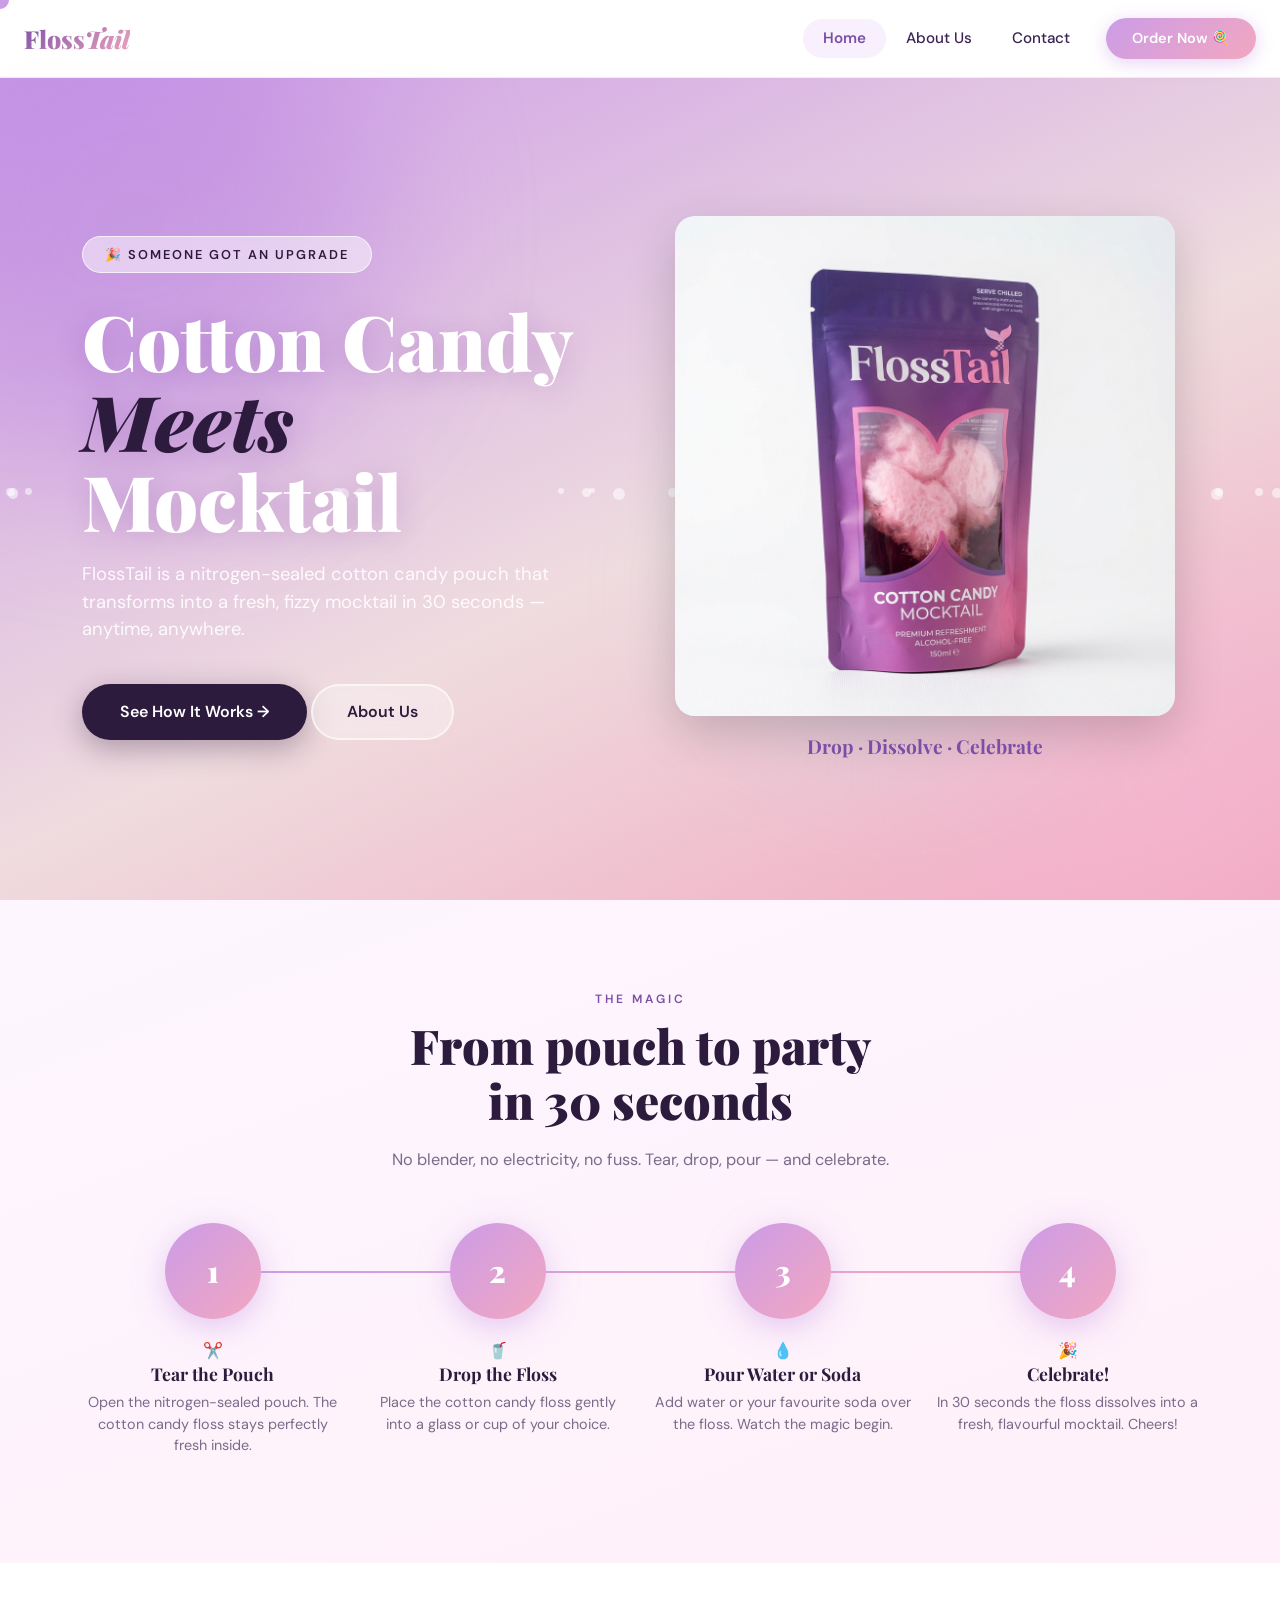
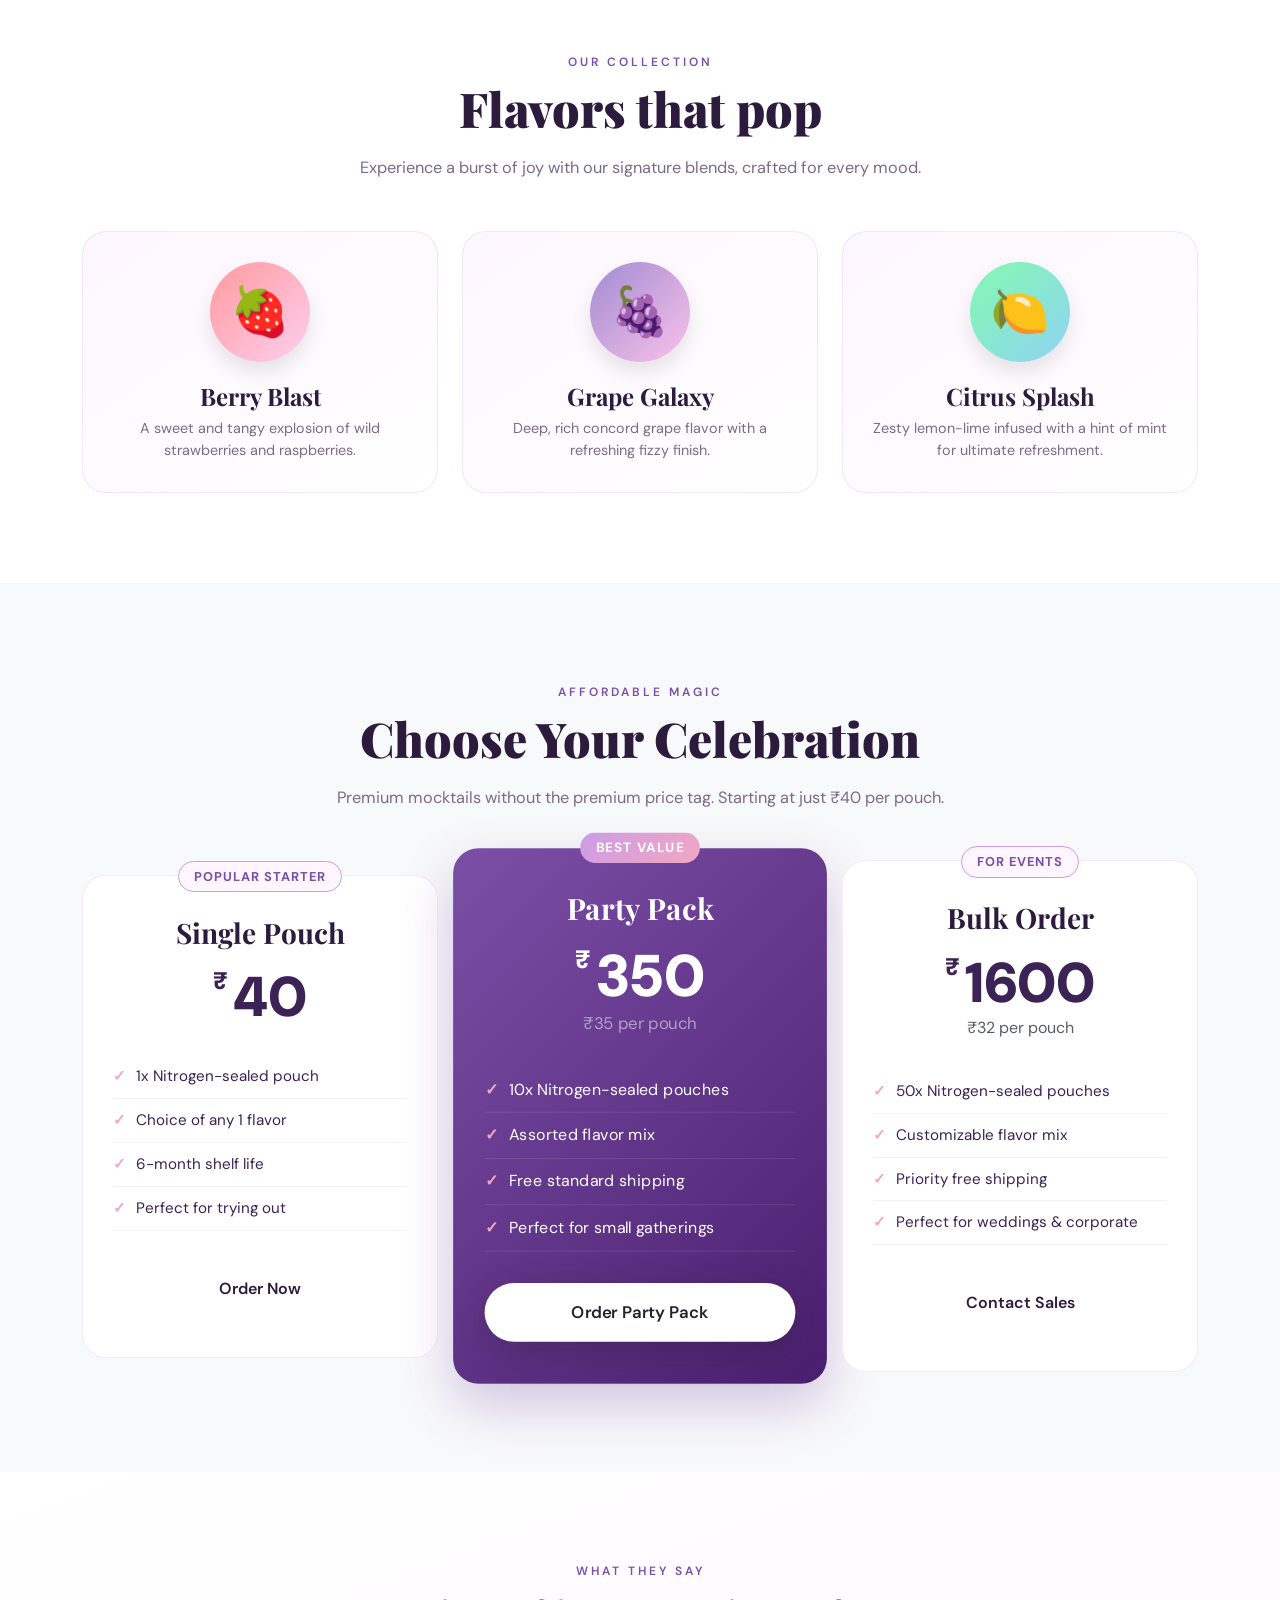
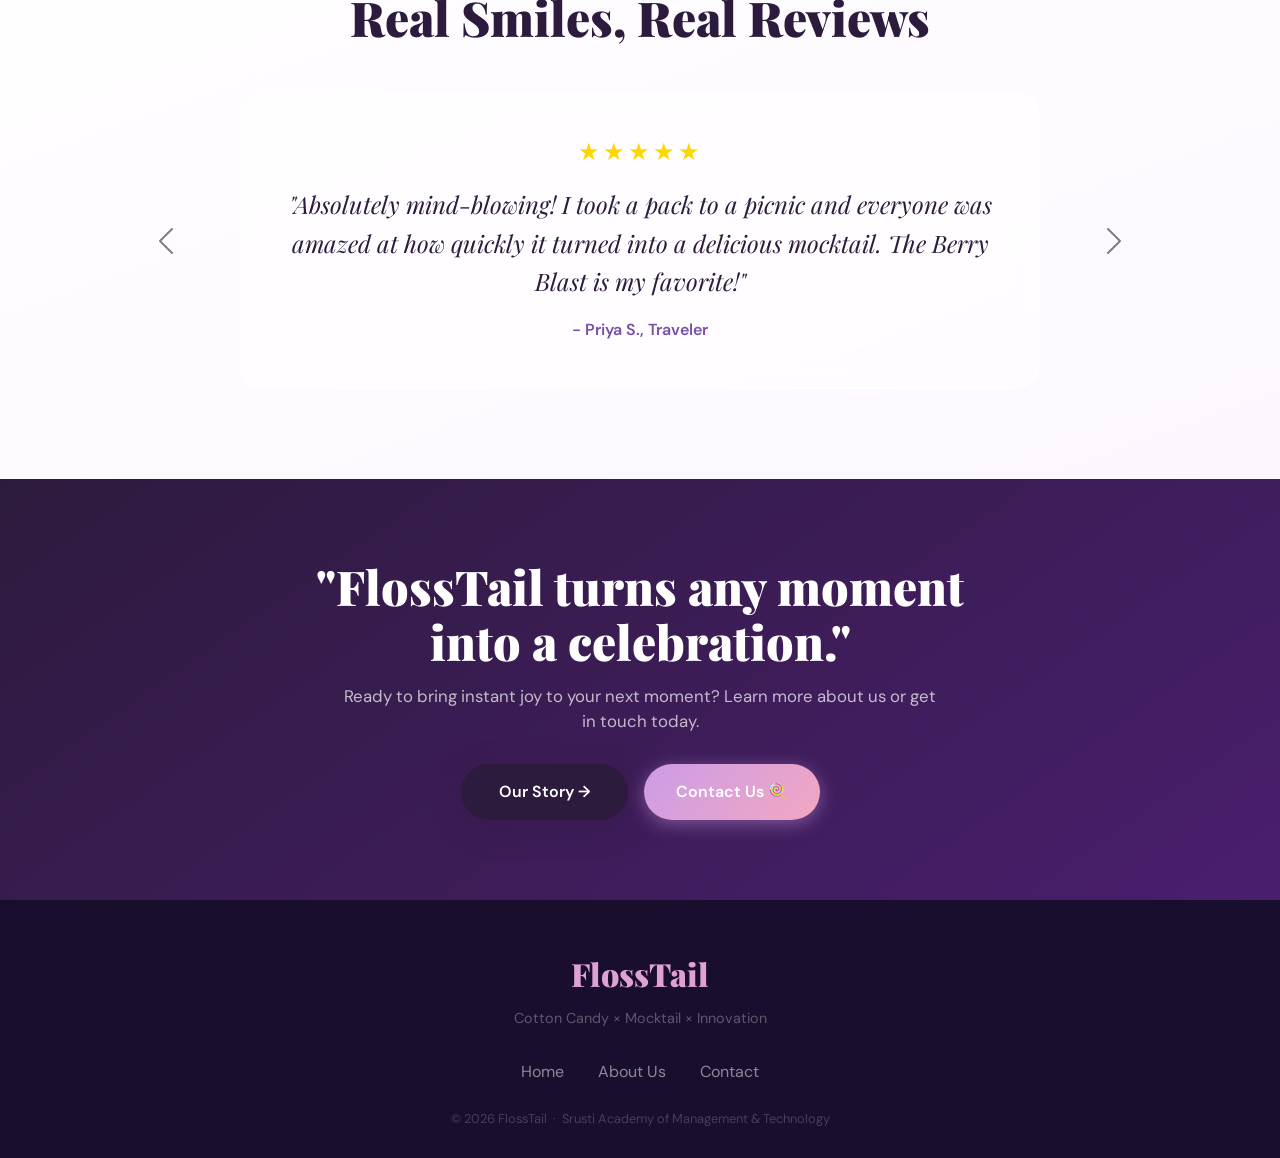
<file: index.html>
<!DOCTYPE html>
<html lang="en">
<head>
<meta charset="UTF-8">
<meta name="viewport" content="width=device-width, initial-scale=1.0">
<title>FlossTail — Someone Got An Upgrade</title>
<!-- Bootstrap 5 CSS -->
<link href="https://cdn.jsdelivr.net/npm/bootstrap@5.3.0/dist/css/bootstrap.min.css" rel="stylesheet">
<!-- Google Fonts -->
<link href="https://fonts.googleapis.com/css2?family=Playfair+Display:ital,wght@0,700;0,900;1,700&family=DM+Sans:wght@300;400;500;600&display=swap" rel="stylesheet">
<!-- Custom CSS -->
<link rel="stylesheet" href="css/style.css">
</head>
<body>

<div class="cursor" id="cursor"></div>
<div class="toast-message" id="toast">🎉 Message sent! We'll reply within 24 hours.</div>

<!-- ══ NAVBAR ══════════════════════════════════════ -->
<nav class="navbar navbar-expand-lg fixed-top" id="navbar">
  <div class="container-fluid px-4">
    <a class="navbar-brand nav-logo" href="#" onclick="showPage('home')">Floss<em>Tail</em></a>
    
    <!-- Hamburger Button for Mobile -->
    <button class="navbar-toggler custom-toggler" type="button" data-bs-toggle="collapse" data-bs-target="#navbarNav" aria-controls="navbarNav" aria-expanded="false" aria-label="Toggle navigation">
      <span class="navbar-toggler-icon"></span>
    </button>
    
    <div class="collapse navbar-collapse justify-content-end" id="navbarNav">
      <ul class="navbar-nav align-items-center nav-menu">
        <li class="nav-item">
          <a class="nav-link active" href="#" id="nav-home" onclick="showPage('home',event)">Home</a>
        </li>
        <li class="nav-item">
          <a class="nav-link" href="#" id="nav-about" onclick="showPage('about',event)">About Us</a>
        </li>
        <li class="nav-item">
          <a class="nav-link" href="#" id="nav-contact" onclick="showPage('contact',event)">Contact</a>
        </li>
        <li class="nav-item ms-lg-3 mt-3 mt-lg-0">
          <button class="nav-cta w-100" onclick="showPage('contact',null);setTimeout(()=>document.querySelector('.contact-form input').focus(),400)">Order Now 🍭</button>
        </li>
      </ul>
    </div>
  </div>
</nav>

<!-- ══ HOME PAGE ════════════════════════════════════ -->
<div class="page active" id="home">

  <div class="hero">
    <div class="blob b1"></div><div class="blob b2"></div><div class="blob b3"></div>
    <div class="particles" id="particles"></div>
    <div class="container position-relative z-2">
      <div class="row align-items-center">
        <!-- Hero Text -->
        <div class="col-lg-6 text-center text-lg-start mb-5 mb-lg-0">
          <div class="hero-badge">🎉 Someone Got An Upgrade</div>
          <h1 class="hero-title">Cotton Candy<br><em>Meets</em> Mocktail</h1>
          <p class="hero-sub mx-auto mx-lg-0">FlossTail is a nitrogen-sealed cotton candy pouch that transforms into a fresh, fizzy mocktail in 30 seconds — anytime, anywhere.</p>
          <div class="hero-btns justify-content-center justify-content-lg-start">
            <button class="btn-dark" onclick="document.querySelector('#home .how-sec').scrollIntoView({behavior:'smooth'})">See How It Works →</button>
            <button class="btn-ghost" onclick="showPage('about',null)">About Us</button>
          </div>
        </div>
        <!-- Hero Image (Product Mockup) -->
        <div class="col-lg-6 text-center">
          <div class="hero-visual">
            <img src="images/product-mockup.png" alt="FlossTail Premium Pouch Mockup" class="img-fluid product-mockup-img shadow-lg">
            <div class="pouch-label mt-3">Drop · Dissolve · Celebrate</div>
          </div>
        </div>
      </div>
    </div>
  </div>

  <!-- HOW IT WORKS -->
  <section class="how-sec">
    <div class="container text-center">
      <div class="sec-label reveal">The Magic</div>
      <h2 class="sec-title reveal rd1">From pouch to party<br>in 30 seconds</h2>
      <p class="sec-sub reveal rd2 mx-auto">No blender, no electricity, no fuss. Tear, drop, pour — and celebrate.</p>
      
      <div class="row mt-5 position-relative steps-row">
        <div class="col-md-3 step reveal">
          <div class="step-num">1</div><div class="step-ico">✂️</div><h4>Tear the Pouch</h4><p>Open the nitrogen-sealed pouch. The cotton candy floss stays perfectly fresh inside.</p>
        </div>
        <div class="col-md-3 step reveal rd1">
          <div class="step-num">2</div><div class="step-ico">🥤</div><h4>Drop the Floss</h4><p>Place the cotton candy floss gently into a glass or cup of your choice.</p>
        </div>
        <div class="col-md-3 step reveal rd2">
          <div class="step-num">3</div><div class="step-ico">💧</div><h4>Pour Water or Soda</h4><p>Add water or your favourite soda over the floss. Watch the magic begin.</p>
        </div>
        <div class="col-md-3 step reveal rd3">
          <div class="step-num">4</div><div class="step-ico">🎉</div><h4>Celebrate!</h4><p>In 30 seconds the floss dissolves into a fresh, flavourful mocktail. Cheers!</p>
        </div>
      </div>
    </div>
  </section>

  <!-- FLAVORS SECTION (NEW) -->
  <section class="flavors-sec">
    <div class="container">
      <div class="text-center">
        <div class="sec-label reveal">Our Collection</div>
        <h2 class="sec-title reveal rd1">Flavors that pop</h2>
        <p class="sec-sub reveal rd2 mx-auto mb-5">Experience a burst of joy with our signature blends, crafted for every mood.</p>
      </div>
      
      <div class="row g-4 justify-content-center">
        <div class="col-md-4 col-sm-6 reveal">
          <div class="flavor-card">
            <div class="flavor-bg" style="background: linear-gradient(135deg, #ff9a9e 0%, #fecfef 100%);">
              <span class="flavor-emoji">🍓</span>
            </div>
            <h4>Berry Blast</h4>
            <p>A sweet and tangy explosion of wild strawberries and raspberries.</p>
          </div>
        </div>
        <div class="col-md-4 col-sm-6 reveal rd1">
          <div class="flavor-card">
            <div class="flavor-bg" style="background: linear-gradient(135deg, #a18cd1 0%, #fbc2eb 100%);">
              <span class="flavor-emoji">🍇</span>
            </div>
            <h4>Grape Galaxy</h4>
            <p>Deep, rich concord grape flavor with a refreshing fizzy finish.</p>
          </div>
        </div>
        <div class="col-md-4 col-sm-6 reveal rd2">
          <div class="flavor-card">
            <div class="flavor-bg" style="background: linear-gradient(135deg, #84fab0 0%, #8fd3f4 100%);">
              <span class="flavor-emoji">🍋</span>
            </div>
            <h4>Citrus Splash</h4>
            <p>Zesty lemon-lime infused with a hint of mint for ultimate refreshment.</p>
          </div>
        </div>
      </div>
    </div>
  </section>

  <!-- PRICING SECTION (NEW) -->
  <section class="pricing-sec bg-light">
    <div class="container">
      <div class="text-center">
        <div class="sec-label reveal">Affordable Magic</div>
        <h2 class="sec-title reveal rd1">Choose Your Celebration</h2>
        <p class="sec-sub reveal rd2 mx-auto mb-5">Premium mocktails without the premium price tag. Starting at just ₹40 per pouch.</p>
      </div>

      <div class="row g-4 justify-content-center align-items-center">
        <div class="col-lg-4 col-md-6 reveal">
          <div class="pricing-card">
            <div class="badge-tag">Popular Starter</div>
            <h3>Single Pouch</h3>
            <div class="price"><span>₹</span>40</div>
            <ul class="pricing-features">
              <li>1x Nitrogen-sealed pouch</li>
              <li>Choice of any 1 flavor</li>
              <li>6-month shelf life</li>
              <li>Perfect for trying out</li>
            </ul>
            <button class="btn-ghost w-100" onclick="showPage('contact',null)">Order Now</button>
          </div>
        </div>
        
        <div class="col-lg-4 col-md-6 reveal rd1">
          <div class="pricing-card featured">
            <div class="badge-tag highlight">Best Value</div>
            <h3>Party Pack</h3>
            <div class="price"><span>₹</span>350</div>
            <p class="price-sub text-white-50">₹35 per pouch</p>
            <ul class="pricing-features">
              <li>10x Nitrogen-sealed pouches</li>
              <li>Assorted flavor mix</li>
              <li>Free standard shipping</li>
              <li>Perfect for small gatherings</li>
            </ul>
            <button class="btn-dark w-100 bg-white text-dark" onclick="showPage('contact',null)">Order Party Pack</button>
          </div>
        </div>

        <div class="col-lg-4 col-md-6 reveal rd2">
          <div class="pricing-card">
            <div class="badge-tag">For Events</div>
            <h3>Bulk Order</h3>
            <div class="price"><span>₹</span>1600</div>
            <p class="price-sub text-muted">₹32 per pouch</p>
            <ul class="pricing-features">
              <li>50x Nitrogen-sealed pouches</li>
              <li>Customizable flavor mix</li>
              <li>Priority free shipping</li>
              <li>Perfect for weddings & corporate</li>
            </ul>
            <button class="btn-ghost w-100" onclick="showPage('contact',null)">Contact Sales</button>
          </div>
        </div>
      </div>
    </div>
  </section>

  <!-- TESTIMONIALS SECTION (NEW) -->
  <section class="testimonials-sec">
    <div class="container text-center">
      <div class="sec-label reveal">What They Say</div>
      <h2 class="sec-title reveal rd1">Real Smiles, Real Reviews</h2>
      
      <div id="testimonialCarousel" class="carousel slide mt-5 reveal rd2" data-bs-ride="carousel">
        <div class="carousel-inner">
          <div class="carousel-item active">
            <div class="testimonial-card mx-auto">
              <div class="stars">★★★★★</div>
              <p class="quote">"Absolutely mind-blowing! I took a pack to a picnic and everyone was amazed at how quickly it turned into a delicious mocktail. The Berry Blast is my favorite!"</p>
              <h5 class="author">- Priya S., Traveler</h5>
            </div>
          </div>
          <div class="carousel-item">
            <div class="testimonial-card mx-auto">
              <div class="stars">★★★★★</div>
              <p class="quote">"We used FlossTail for our office Friday unwinds. It's so much more fun and affordable than ordering expensive drinks. Plus, no mess at all."</p>
              <h5 class="author">- Rahul M., HR Manager</h5>
            </div>
          </div>
          <div class="carousel-item">
            <div class="testimonial-card mx-auto">
              <div class="stars">★★★★★</div>
              <p class="quote">"Kids love it, adults love it. The fact that I don't need to refrigerate these makes it the perfect backup for unexpected guests."</p>
              <h5 class="author">- Ananya K., Parent</h5>
            </div>
          </div>
        </div>
        <button class="carousel-control-prev" type="button" data-bs-target="#testimonialCarousel" data-bs-slide="prev">
          <span class="carousel-control-prev-icon" aria-hidden="true" style="filter: invert(1);"></span>
          <span class="visually-hidden">Previous</span>
        </button>
        <button class="carousel-control-next" type="button" data-bs-target="#testimonialCarousel" data-bs-slide="next">
          <span class="carousel-control-next-icon" aria-hidden="true" style="filter: invert(1);"></span>
          <span class="visually-hidden">Next</span>
        </button>
      </div>
    </div>
  </section>

  <!-- CTA STRIP -->
  <div class="home-cta-strip">
    <h2 class="sec-title">"FlossTail turns any moment<br>into a celebration."</h2>
    <p>Ready to bring instant joy to your next moment? Learn more about us or get in touch today.</p>
    <div style="display:flex;gap:16px;justify-content:center;flex-wrap:wrap;">
      <button class="btn-dark" onclick="showPage('about',null)">Our Story →</button>
      <button class="nav-cta" style="font-size:1rem;padding:14px 32px;margin-left:0;" onclick="showPage('contact',null)">Contact Us 🍭</button>
    </div>
  </div>

</div>

<!-- ══ ABOUT US PAGE ════════════════════════════════ -->
<div class="page" id="about">
  <div class="about-hero">
    <div class="sec-label">About Us</div>
    <h2 class="sec-title" style="max-width:700px;margin:0 auto 16px;">The Story Behind<br><em>FlossTail</em></h2>
    <p class="sec-sub">Born from a simple question: why can't celebrating feel as light, fun, and instant as cotton candy?</p>
  </div>
  
  <section class="story-sec">
    <div class="container">
        <div class="sec-label reveal">Our Story</div>
        <h2 class="sec-title reveal rd1">Instant joy,<br>engineered for everyone</h2>
        <div class="row align-items-center mt-5 gap-5 gap-lg-0">
          <div class="col-lg-6">
            <p style="font-size:1.02rem;color:var(--muted);line-height:1.8;margin-bottom:20px;" class="reveal rd1">FlossTail started as an MBA entrepreneurship project at <strong>Srusti Academy of Management &amp; Technology</strong>, Bhubaneswar — but the idea behind it is universal.</p>
            <p style="font-size:1.02rem;color:var(--muted);line-height:1.8;margin-bottom:20px;" class="reveal rd2">We noticed that people constantly crave a fun, celebratory drink — but existing options were either too expensive, too bulky, or not portable. Premium mocktails were trapped behind café counters. Cotton candy melted in minutes.</p>
            <p style="font-size:1.02rem;color:var(--muted);line-height:1.8;" class="reveal rd3">So we invented <strong>FlossTail</strong> — a nitrogen-sealed cotton candy pouch that transforms into a fresh mocktail in 30 seconds. No refrigeration. No power. No fuss. Just celebration — wherever you are.</p>
          </div>
          <div class="col-lg-6">
            <div class="story-visual reveal rd2">
                <span class="big-emoji">🍭</span>
                <p>"Turning any moment into a celebration — anywhere, anytime."</p>
            </div>
          </div>
        </div>
    </div>
  </section>
  
  <div class="conclusion-strip">
    <h2 class="sec-title">Why FlossTail<br>Should Be Your Choice</h2>
    <div class="why-grid">
      <div class="why-chip">✅ Solves a real everyday problem</div>
      <div class="why-chip">🎨 Unique, fun and memorable</div>
      <div class="why-chip">💰 Affordable and scalable</div>
      <div class="why-chip">🌿 Eco-friendly packaging</div>
    </div>
    <p class="tagline mt-4">"FlossTail turns any moment into a<br>celebration — anywhere, anytime."</p>
    <button class="nav-cta" style="font-size:1rem;padding:16px 40px;" onclick="showPage('contact',null)">Get In Touch 🍭</button>
  </div>
</div>

<!-- ══ CONTACT PAGE ══════════════════════════════════ -->
<div class="page" id="contact">
  <div class="contact-hero">
    <div class="sec-label" style="color:rgba(255,255,255,.8);">Get In Touch</div>
    <h2 class="sec-title" style="max-width:600px;margin:0 auto 14px;">We'd Love To Hear<br>From You 🎉</h2>
    <p class="sec-sub">Whether you want to order, partner with us, or just say hi — drop us a message.</p>
  </div>

  <div class="contact-main">
    <div class="container">
      <div class="row g-5">
        <div class="col-lg-5">
          <div class="info-cards">
            <div class="info-card reveal"><div class="info-ico">📍</div><div><h4>Our Location</h4><p>Srusti Academy of Management &amp; Technology<br>Bhubaneswar, Odisha</p></div></div>
            <div class="info-card reveal rd1"><div class="info-ico">📧</div><div><h4>Email Us</h4><p>hello@flosstail.in</p></div></div>
            <div class="info-card reveal rd2"><div class="info-ico">📞</div><div><h4>Call Us</h4><p>+91 98765 43210</p></div></div>
          </div>
        </div>
        <div class="col-lg-7">
          <div class="contact-form reveal rd1">
            <h3>Send Us a Message</h3>
            <div class="row g-3 mb-3">
              <div class="col-md-6 form-group"><label>First Name</label><input type="text" class="form-control" placeholder="Priya"></div>
              <div class="col-md-6 form-group"><label>Last Name</label><input type="text" class="form-control" placeholder="Sharma"></div>
            </div>
            <div class="form-group mb-3"><label>Email Address</label><input type="email" class="form-control" placeholder="priya@example.com"></div>
            <div class="form-group mb-3">
              <label>Inquiry Type</label>
              <select class="form-select"><option value="">Select a topic...</option><option>General Inquiry</option><option>Place an Order</option></select>
            </div>
            <div class="form-group mb-4"><label>Message</label><textarea class="form-control" rows="4" placeholder="Tell us how we can help you celebrate..."></textarea></div>
            <button class="submit-btn" onclick="handleSubmit()">Send Message 🍭</button>
          </div>
        </div>
      </div>
    </div>
  </div>
</div>

<!-- ══ FOOTER ════════════════════════════════════════ -->
<footer>
  <div class="footer-logo">FlossTail</div>
  <div class="footer-tagline">Cotton Candy × Mocktail × Innovation</div>
  <div class="footer-nav">
    <button onclick="showPage('home',null)">Home</button>
    <button onclick="showPage('about',null)">About Us</button>
    <button onclick="showPage('contact',null)">Contact</button>
  </div>
  <div class="footer-copy">© 2026 FlossTail &nbsp;·&nbsp; Srusti Academy of Management &amp; Technology</div>
</footer>

<!-- Bootstrap JS -->
<script src="https://cdn.jsdelivr.net/npm/bootstrap@5.3.0/dist/js/bootstrap.bundle.min.js"></script>
<!-- Custom JS -->
<script src="js/script.js"></script>
</body>
</html>
</file>
<file: css/style.css>
:root {
  --lavender: #CC9CE7;
  --blush: #EFDCDF;
  --pink: #F2A7C0;
  --deep-purple: #7B4FA6;
  --dark: #2D1B3D;
  --text: #3D2255;
  --muted: #7B6B8A;
}

body {
  font-family: 'DM Sans', sans-serif;
  background: #fdf6ff;
  color: var(--text);
  overflow-x: hidden;
}

/* CURSOR */
.cursor {
  width: 18px;
  height: 18px;
  background: var(--lavender);
  border-radius: 50%;
  position: fixed;
  top: 0;
  left: 0;
  pointer-events: none;
  z-index: 9999;
  transform: translate(-50%, -50%);
  transition: width .15s, height .15s, background .2s;
  mix-blend-mode: multiply;
}

/* NAVBAR */
.navbar {
  background: rgba(255, 255, 255, 0.92);
  backdrop-filter: blur(20px);
  border-bottom: 1px solid rgba(204, 156, 231, 0.18);
  transition: box-shadow .3s, padding .3s;
  padding: 15px 0;
}
.navbar.scrolled {
  box-shadow: 0 4px 30px rgba(123, 79, 166, 0.13);
  padding: 10px 0;
}
.nav-logo {
  font-family: 'Playfair Display', serif;
  font-size: 1.55rem;
  font-weight: 900;
  background: linear-gradient(135deg, var(--deep-purple), var(--pink));
  -webkit-background-clip: text;
  -webkit-text-fill-color: transparent;
}
.nav-logo em { font-style: italic; }

.nav-link {
  color: var(--text) !important;
  font-weight: 500;
  font-size: .95rem;
  padding: 8px 20px !important;
  border-radius: 50px;
  transition: background .2s, color .2s;
}
.nav-link:hover, .nav-link.active {
  background: rgba(204, 156, 231, 0.15);
  color: var(--deep-purple) !important;
  font-weight: 600;
}

.nav-cta {
  background: linear-gradient(135deg, var(--lavender), var(--pink));
  color: #fff;
  border: none;
  padding: 10px 26px;
  border-radius: 50px;
  font-weight: 600;
  font-size: .9rem;
  box-shadow: 0 4px 18px rgba(204, 156, 231, .45);
  transition: transform .2s, box-shadow .2s;
}
.nav-cta:hover {
  transform: translateY(-2px);
  box-shadow: 0 8px 28px rgba(204, 156, 231, .6);
}

.custom-toggler { border: none; outline: none; box-shadow: none !important; }

/* PAGE SYSTEM */
.page { display: none; padding-top: 76px; min-height: 100vh; }
.page.active { display: block; animation: fadeIn .4s ease; }
@keyframes fadeIn { from { opacity: 0; } to { opacity: 1; } }

/* SHARED */
section { padding: 90px 0; }
.sec-label {
  font-size: .75rem; font-weight: 600; letter-spacing: 3px;
  text-transform: uppercase; color: var(--deep-purple); margin-bottom: 10px;
}
.sec-title {
  font-family: 'Playfair Display', serif;
  font-size: clamp(2rem, 4vw, 3rem);
  font-weight: 900; color: var(--dark);
  line-height: 1.15; margin-bottom: 18px;
}
.sec-sub { font-size: 1.02rem; color: var(--muted); line-height: 1.75; }

.reveal { opacity: 0; transform: translateY(36px); transition: opacity .65s ease, transform .65s ease; }
.reveal.visible { opacity: 1; transform: none; }
.rd1 { transition-delay: .1s; } .rd2 { transition-delay: .2s; } .rd3 { transition-delay: .3s; }

/* HERO */
.hero {
  min-height: calc(100vh - 76px);
  background: linear-gradient(155deg, #CC9CE7 0%, #EFDCDF 55%, #F2A7C0 100%);
  position: relative; overflow: hidden;
  display: flex; align-items: center; padding: 60px 0;
}
.blob { position: absolute; border-radius: 50%; filter: blur(80px); opacity: .42; animation: drift 9s ease-in-out infinite alternate; }
.b1 { width: 500px; height: 500px; background: #b67ee0; top: -100px; left: -120px; }
.b2 { width: 420px; height: 420px; background: #f5b8d4; bottom: -90px; right: -90px; animation-delay: -3.5s; }
.b3 { width: 280px; height: 280px; background: #a8d8ea; top: 45%; left: 58%; animation-delay: -6s; }
@keyframes drift { 0% { transform: translate(0,0) scale(1); } 100% { transform: translate(30px,22px) scale(1.07); } }

.hero-badge {
  display: inline-block; background: rgba(255,255,255,.5);
  backdrop-filter: blur(8px); border: 1px solid rgba(255,255,255,.7);
  color: var(--dark); font-size: .8rem; font-weight: 600; letter-spacing: 2px;
  text-transform: uppercase; padding: 8px 22px; border-radius: 50px;
  margin-bottom: 28px; animation: fadeDown .7s ease both;
}
.hero-title {
  font-family: 'Playfair Display', serif; font-size: clamp(3rem, 6vw, 5.5rem);
  font-weight: 900; color: #fff; line-height: 1.04;
  text-shadow: 0 4px 30px rgba(100,30,150,.22); animation: fadeDown .8s ease .1s both; margin-bottom: 20px;
}
.hero-title em { font-style: italic; color: var(--dark); }
.hero-sub { color: rgba(255,255,255,.9); font-size: 1.15rem; max-width: 500px; animation: fadeDown .8s ease .2s both; margin-bottom: 40px; }

.btn-dark {
  background: var(--dark); color: #fff; padding: 16px 38px; border-radius: 50px; border: none; font-weight: 600;
  box-shadow: 0 8px 30px rgba(45,27,61,.35); transition: transform .2s, box-shadow .2s;
}
.btn-dark:hover { transform: translateY(-3px); box-shadow: 0 14px 40px rgba(45,27,61,.42); color: #fff; }

.btn-ghost {
  background: rgba(255,255,255,.32); backdrop-filter: blur(8px); border: 2px solid rgba(255,255,255,.6);
  color: var(--dark); padding: 14px 34px; border-radius: 50px; font-weight: 600; transition: background .2s, transform .2s;
}
.btn-ghost:hover { background: rgba(255,255,255,.52); transform: translateY(-3px); }

.hero-visual { animation: fadeUp 1s ease .4s both; position: relative; }
.product-mockup-img { max-height: 500px; border-radius: 20px; object-fit: contain; }
.pouch-label { font-family: 'Playfair Display', serif; font-size: 1.2rem; color: var(--deep-purple); font-weight: 700; }

@keyframes fadeDown { from { opacity: 0; transform: translateY(-28px); } to { opacity: 1; transform: none; } }
@keyframes fadeUp { from { opacity: 0; transform: translateY(40px); } to { opacity: 1; transform: none; } }

/* HOW IT WORKS */
.how-sec { background: linear-gradient(160deg, #fdf6ff 0%, #fff0f9 100%); }
.steps-row::before {
  content: ''; position: absolute; top: 48px; left: 15%; right: 15%;
  height: 2px; background: linear-gradient(90deg, var(--lavender), var(--pink)); z-index: 0;
}
.step { position: relative; z-index: 1; }
.step-num {
  width: 96px; height: 96px; border-radius: 50%; margin: 0 auto 20px;
  background: linear-gradient(135deg, var(--lavender), var(--pink));
  display: flex; align-items: center; justify-content: center;
  font-family: 'Playfair Display', serif; font-size: 1.9rem; font-weight: 900; color: #fff;
  box-shadow: 0 8px 30px rgba(204,156,231,.5); transition: transform .3s;
}
.step:hover .step-num { transform: scale(1.1) rotate(5deg); }
.step h4 { font-family: 'Playfair Display', serif; font-size: 1.1rem; font-weight: 700; color: var(--dark); }
.step p { font-size: .9rem; color: var(--muted); }

/* FLAVORS (NEW) */
.flavors-sec { background: #fff; }
.flavor-card {
  background: linear-gradient(145deg, #fdf6ff, #fff); border: 1px solid rgba(204,156,231,.22);
  border-radius: 24px; padding: 30px; text-align: center; transition: transform .3s, box-shadow .3s;
  height: 100%;
}
.flavor-card:hover { transform: translateY(-10px); box-shadow: 0 20px 48px rgba(204,156,231,.22); }
.flavor-bg {
  width: 100px; height: 100px; border-radius: 50%; margin: 0 auto 20px;
  display: flex; align-items: center; justify-content: center; font-size: 3rem;
  box-shadow: 0 10px 20px rgba(0,0,0,0.1);
}
.flavor-card h4 { font-family: 'Playfair Display', serif; font-weight: 700; color: var(--dark); }
.flavor-card p { font-size: .9rem; color: var(--muted); margin: 0; }

/* PRICING (NEW) */
.pricing-sec { padding: 100px 0; }
.pricing-card {
  background: #fff; border-radius: 24px; padding: 40px 30px;
  border: 1px solid rgba(204,156,231,.2); position: relative; text-align: center;
  transition: transform .3s, box-shadow .3s;
}
.pricing-card:hover { transform: translateY(-5px); box-shadow: 0 15px 40px rgba(204,156,231,.15); }
.pricing-card.featured { background: linear-gradient(135deg, var(--deep-purple), #4a1e6e); color: #fff; transform: scale(1.05); border: none; box-shadow: 0 20px 50px rgba(123,79,166,.3); }
.pricing-card.featured:hover { transform: scale(1.05) translateY(-5px); }
.pricing-card h3 { font-family: 'Playfair Display', serif; font-weight: 700; margin-bottom: 20px; color: inherit; }
.pricing-card:not(.featured) h3 { color: var(--dark); }
.price { font-size: 3.5rem; font-weight: 900; line-height: 1; margin-bottom: 5px; }
.price span { font-size: 1.5rem; vertical-align: top; margin-right: 5px; }
.pricing-features { list-style: none; padding: 0; margin: 30px 0; text-align: left; }
.pricing-features li { padding: 10px 0; border-bottom: 1px solid rgba(0,0,0,0.05); font-size: .95rem; }
.featured .pricing-features li { border-bottom-color: rgba(255,255,255,0.1); }
.pricing-features li::before { content: '✓'; color: var(--pink); font-weight: bold; margin-right: 10px; }
.badge-tag { position: absolute; top: -15px; left: 50%; transform: translateX(-50%); background: #fdf6ff; border: 1px solid var(--lavender); color: var(--deep-purple); padding: 5px 15px; border-radius: 20px; font-size: .8rem; font-weight: 700; text-transform: uppercase; letter-spacing: 1px; }
.badge-tag.highlight { background: linear-gradient(135deg, var(--lavender), var(--pink)); color: #fff; border: none; }

/* TESTIMONIALS (NEW) */
.testimonials-sec { background: linear-gradient(160deg, #fff 0%, #fdf6ff 100%); }
.testimonial-card { max-width: 800px; padding: 40px; background: rgba(255,255,255,0.6); border-radius: 24px; backdrop-filter: blur(10px); border: 1px solid rgba(255,255,255,0.8); }
.stars { color: #FFD700; font-size: 1.5rem; margin-bottom: 15px; letter-spacing: 3px; }
.quote { font-family: 'Playfair Display', serif; font-size: 1.5rem; font-style: italic; color: var(--dark); margin-bottom: 20px; line-height: 1.6; }
.author { font-size: 1rem; font-weight: 600; color: var(--deep-purple); }

/* CTA STRIP */
.home-cta-strip { background: linear-gradient(145deg, var(--dark) 0%, #4a1e6e 100%); padding: 80px 0; text-align: center; }
.home-cta-strip .sec-title { color: #fff; margin-bottom: 15px; }
.home-cta-strip p { color: rgba(255,255,255,.7); max-width: 600px; margin: 0 auto 30px; font-size: 1.05rem; }

/* ABOUT HERO */
.about-hero { background: linear-gradient(145deg, var(--dark) 0%, #4a1e6e 100%); padding: 80px 15px; text-align: center; }
.about-hero .sec-title { color: #fff; }
.about-hero .sec-sub { color: rgba(255,255,255,.7); }

/* STORY */
.story-sec { background: #fff; }
.story-visual { background: linear-gradient(135deg, var(--lavender), var(--pink)); border-radius: 28px; padding: 50px; text-align: center; box-shadow: 0 20px 60px rgba(204,156,231,.35); color: #fff; }
.big-emoji { font-size: 7rem; display: block; margin-bottom: 16px; animation: wiggle 4s ease-in-out infinite; }
@keyframes wiggle { 0%,100%{transform:rotate(-5deg);} 50%{transform:rotate(5deg);} }

.conclusion-strip { background: linear-gradient(145deg, #fdf6ff, #fff0f9); padding: 80px 15px; text-align: center; }
.why-grid { display: flex; flex-wrap: wrap; justify-content: center; gap: 16px; margin: 40px 0; }
.why-chip { background: #fff; border: 1px solid rgba(204,156,231,.3); padding: 14px 24px; border-radius: 50px; font-weight: 500; color: var(--dark); box-shadow: 0 4px 15px rgba(0,0,0,0.03); }
.tagline { font-family: 'Playfair Display', serif; font-size: 1.8rem; font-style: italic; font-weight: 700; color: var(--deep-purple); }

/* CONTACT */
.contact-hero { background: linear-gradient(155deg, #CC9CE7 0%, #EFDCDF 55%, #F2A7C0 100%); padding: 80px 15px; text-align: center; position: relative; }
.contact-hero .sec-title { color: #fff; text-shadow: 0 4px 20px rgba(100,30,150,.2); }
.contact-main { padding: 80px 0; background: #fff; }
.info-card { background: linear-gradient(145deg, #fdf6ff, #fff5fb); border: 1px solid rgba(204,156,231,.22); border-radius: 20px; padding: 28px; display: flex; gap: 18px; margin-bottom: 20px; }
.info-ico { width: 50px; height: 50px; border-radius: 50%; flex-shrink: 0; background: linear-gradient(135deg, var(--lavender), var(--pink)); display: flex; align-items: center; justify-content: center; font-size: 1.4rem; box-shadow: 0 4px 16px rgba(204,156,231,.4); }
.contact-form { background: linear-gradient(145deg, #fdf6ff, #fff); border: 1px solid rgba(204,156,231,.2); border-radius: 24px; padding: 40px; box-shadow: 0 12px 48px rgba(204,156,231,.15); }
.submit-btn { width: 100%; padding: 16px; border: none; background: linear-gradient(135deg, var(--lavender), var(--pink)); color: #fff; font-weight: 600; border-radius: 12px; transition: transform .2s; }
.submit-btn:hover { transform: translateY(-3px); }

/* FOOTER */
footer { background: #1a0e2e; padding: 50px 15px 30px; text-align: center; }
.footer-logo { font-family: 'Playfair Display', serif; font-size: 2rem; font-weight: 900; background: linear-gradient(135deg, var(--lavender), var(--pink)); -webkit-background-clip: text; -webkit-text-fill-color: transparent; margin-bottom: 10px; }
.footer-tagline { color: rgba(255,255,255,.3); font-size: .9rem; margin-bottom: 25px; }
.footer-nav button { background: none; border: none; color: rgba(255,255,255,.5); padding: 5px 15px; transition: color .2s; }
.footer-nav button:hover { color: var(--lavender); }
.footer-copy { color: rgba(255,255,255,.2); font-size: .8rem; margin-top: 20px; }

/* TOAST */
.toast-message { position: fixed; bottom: 30px; right: 30px; z-index: 1000; background: var(--dark); color: #fff; padding: 16px 26px; border-radius: 14px; box-shadow: 0 8px 32px rgba(0,0,0,.25); transform: translateY(120px); opacity: 0; transition: transform .4s, opacity .4s; }
.toast-message.show { transform: none; opacity: 1; }

/* RESPONSIVE OVERRIDES */
@media(max-width: 991px) {
  .steps-row::before { display: none; }
  .step { margin-bottom: 40px; }
  .pricing-card.featured { transform: none; }
  .pricing-card.featured:hover { transform: translateY(-5px); }
  .navbar-collapse { background: #fff; padding: 20px; border-radius: 10px; box-shadow: 0 10px 30px rgba(0,0,0,0.1); margin-top: 15px; }
}
</file>
